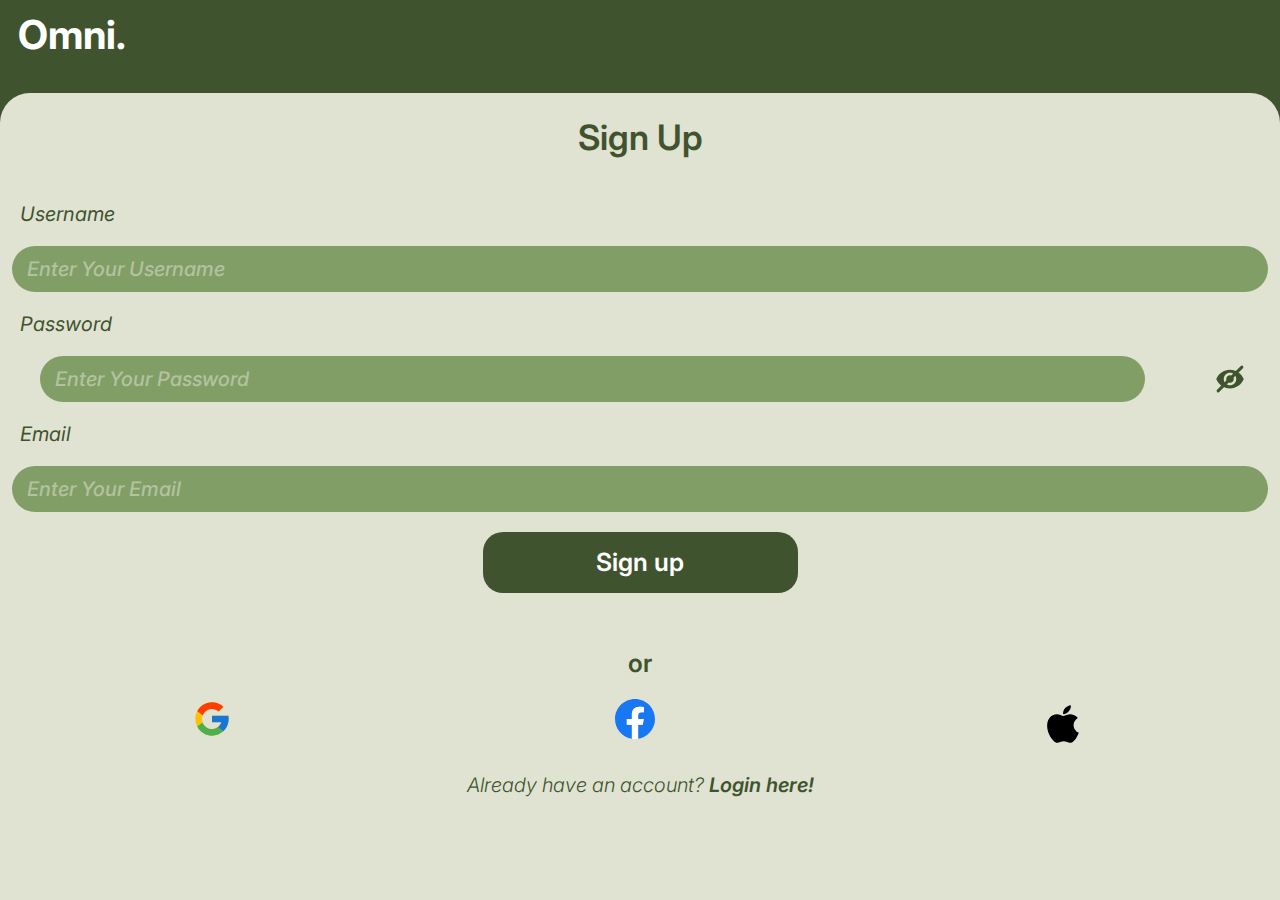
<file: index.html>
<!DOCTYPE html>
<html lang="en">
<head>
    <meta charset="UTF-8">
    <meta name="viewport" content="width=device-width, initial-scale=1.0">
    <title>Omni</title>
    <link rel="shortcut icon" href="favicon.ico" type="image/x-icon">
    <link rel="stylesheet" href="sign.css">
</head>
<body>
    <p id="name">Omni.</p>
    <div id="mainBox">
        <h1>Sign Up</h1>
        <form id="userSign" action="/register" method="post">
            <p>Username</p>
            <input type="text" name="Username" placeholder="Enter Your Username">
            <p>Password</p>
            <div id="password">
                <input type="password" name="password" placeholder="Enter Your Password">
                <img onclick="changeType()" src="./assets/passwordSee.svg" alt="show password icon">
            </div>
            <p>Email</p>
            <input type="email" name="emailAddress" placeholder="Enter Your Email">
        </form>
        <button id="signup">
            Sign up
        </button>
        <h2>or</h2>
        <div id="contWith">
            <a href="google.com"><img src="./assets/google.svg" alt="google logo"></a>
            <a href="facebook.com"><img src="./assets/facebook.svg" alt="facebook logo"></a>
            <a href="apple.com"><img src="./assets/apple.svg" alt="apple logo"></a>
        </div>
        <p id="alreadyHave">Already have an account? <span><a href="#">Login here!</a></span></p>
        
    </div>
    <script src="./app.js"></script>
</body>
</html>
</file>
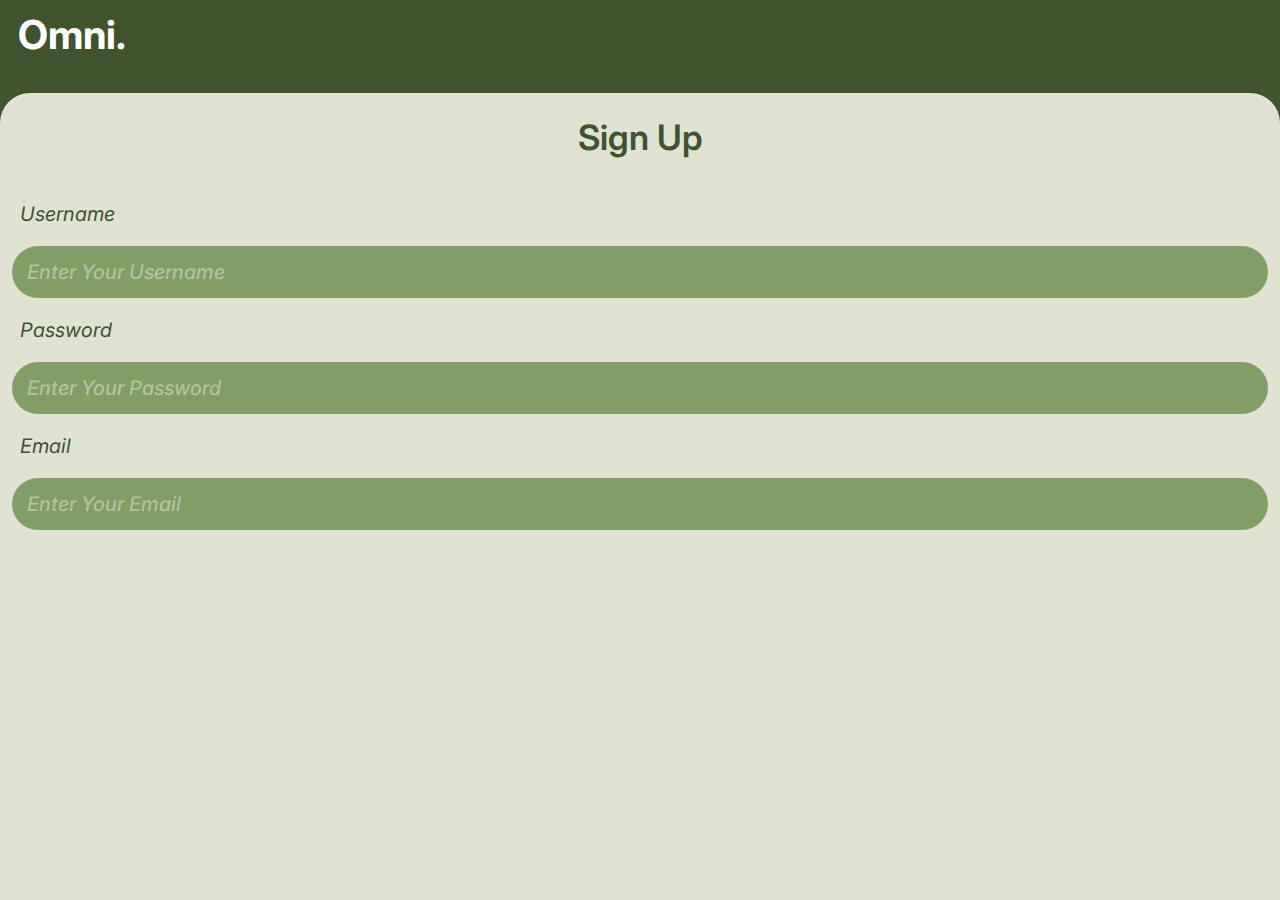
<file: signInPage/signin.html>
<!DOCTYPE html>
<html lang="en">
<head>
    <meta charset="UTF-8">
    <meta name="viewport" content="width=device-width, initial-scale=1.0">
    <title>Omni</title>
    <meta name="viewport" content="width=device-width, initial-scale=1.0">
    <link rel="shortcut icon" href="favicon.ico" type="image/x-icon">
    <link rel="stylesheet" href="sign.css">
</head>
<body>
    <p id="name">Omni.</p>
    <div id="mainBox">
        <h1>Sign Up</h1>
        <form id="userSign" action="/register" method="post">
            <p>Username</p>
            <input type="text" name="Username" placeholder="Enter Your Username">
            <p>Password</p>
            <input type="password" name="password" placeholder="Enter Your Password">
            <p>Email</p>
            <input type="email" name="emailAddress" placeholder="Enter Your Email">
        </form>
    </div>
</body>
</html>
</file>
<file: sign.css>
@import url('https://fonts.googleapis.com/css2?family=Inter+Tight:ital,wght@1,300&family=Inter:wght@300;400;600;700&display=swap');body{
    height: 100vh;
    box-sizing: border-box;
    background-color: #3F532E;
    margin: 0px;
    display: flex;
    justify-content: space-between;
    flex-direction: column;
    padding: 0px;
}
#name{
    color: #FFF;
    font-family: Inter;
    font-size: 40px;
    font-style: normal;
    font-weight: 700;
    line-height: normal;
    margin: 10px 0px 0px 18px;
}
#mainBox{
    border-radius: 30px 30px 0px 0px;
    height: calc(100% - 93px);
    width: 100%;
    display: flex;
    flex-direction: column;
    background-color: #E0E3D2;
}
#mainBox h1{
    color: #3F532E;
    text-align: center;
    font-family: Inter;
    font-size: 35px;
    font-style: normal;
    font-weight: 600;
    line-height: normal;
}
#userSign{
    display: flex;
    align-items: center;
    flex-direction: column;
    justify-content: space-around;
}
#userSign p{
    color: #3F532E;
    font-family: Inter;
    font-size: 20px;
    font-style: italic;
    font-weight: 400;
    align-self: start;
    margin-left: 20px;
    line-height: normal;
}
#userSign input{
    width: calc(100% - (28px + 13px));
    height: 44px;
    border-radius: 40px;
    border: 0;
    padding-left: 15px;
    background-color: #809E66;
    color: #E0E3D2;
    font-family: Inter;
    font-size: 20px;
    font-style: italic;
    font-weight: 500;
    line-height: normal;
}
input::placeholder{
    color: #e0e3d288;
}
#userSign input:nth-last-child(2){
    width: 85%;
    align-self: flex-start;
    margin-left: 5px;
    display: inline;

}
#userSign img{
    cursor: pointer;
}
input:focus {
    outline: none; 
}
#userSign img{
    width: 30px;
    display: inline;
}
#password{
    display: flex;
    width: 100%;
    flex-direction: row;
    justify-content: space-around;
}
#signup{
    width: 315px;
    height: 61px;
    border: 0;
    border-radius: 20px;
    background: #3F532E;
    color: #FFF;
    font-family: Inter;
    font-size: 25px;
    font-style: normal;
    font-weight: 600;
    line-height: normal;
    align-self: center;
    margin-top: 20px;
    transition: 0.3s;
}
#signup:active{
    scale: 0.95;
}
#mainBox h2{
    color: #3F532E;
    font-family: Inter;
    font-size: 25px;
    font-style: normal;
    font-weight: 600;
    line-height: normal;
    align-self: center;
    margin-top: 55px;
}
#contWith{
    display: flex;
    justify-content: space-around;
}
#alreadyHave{
    color: #3F532E;
    font-family: Inter;
    font-size: 20px;
    font-style: italic;
    font-weight: 300;
    line-height: normal;
    align-self: center;
}
#alreadyHave span{
    color: #3F532E;

    font-weight: 600;
}
#alreadyHave a{
    text-decoration: none;
    color: #3F532E;
}
a:-webkit-any-link{
    text-decoration: none;
}
</file>
<file: signInPage/sign.css>
@import url('https://fonts.googleapis.com/css2?family=Inter+Tight:ital,wght@1,300&family=Inter:wght@300;400;600;700&display=swap');body{
    height: 100vh;
    box-sizing: border-box;
    background-color: #3F532E;
    margin: 0px;
    display: flex;
    justify-content: space-between;
    flex-direction: column;
    padding: 0px;
}
#name{
    color: #FFF;
    font-family: Inter;
    font-size: 40px;
    font-style: normal;
    font-weight: 700;
    line-height: normal;
    margin: 10px 0px 0px 18px;
}
#mainBox{
    border-radius: 30px 30px 0px 0px;
    height: calc(100% - 93px);
    width: 100%;
    background-color: #E0E3D2;
}
#mainBox h1{
    color: #3F532E;
    text-align: center;
    font-family: Inter;
    font-size: 35px;
    font-style: normal;
    font-weight: 600;
    line-height: normal;
}
#userSign{
    display: flex;
    align-items: center;
    flex-direction: column;
    justify-content: space-around;
}
#userSign p{
    color: #3F532E;
    font-family: Inter;
    font-size: 20px;
    font-style: italic;
    font-weight: 400;
    align-self: start;
    margin-left: 20px;
    line-height: normal;
}
#userSign input{
    width: calc(100% - (28px + 13px));
    height: 50px;
    border-radius: 40px;
    border: 0;
    padding-left: 15px;
    background-color: #809E66;
    color: #E0E3D2;
    font-family: Inter;
    font-size: 20px;
    font-style: italic;
    font-weight: 500;
    line-height: normal;
}
input::placeholder{
    color: #e0e3d288;
}
input:focus {
    outline: none; 
}
</file>
